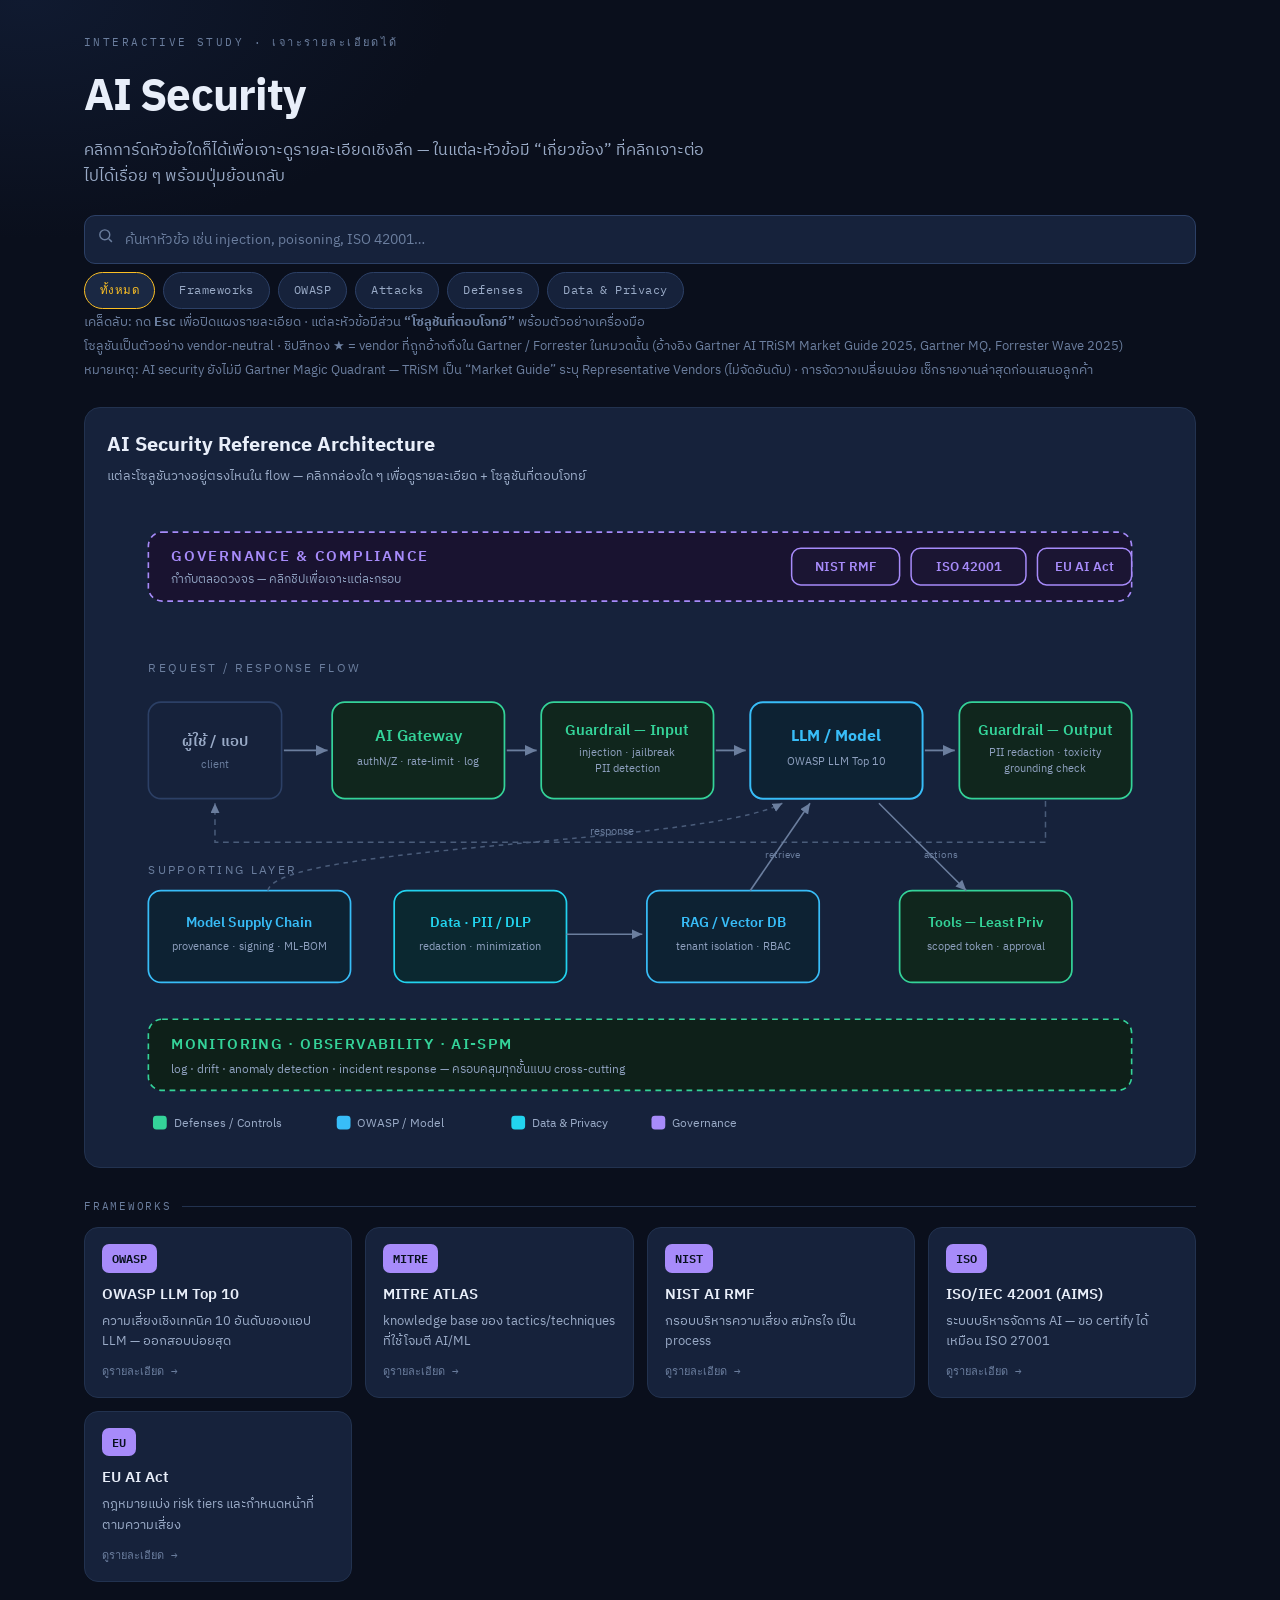
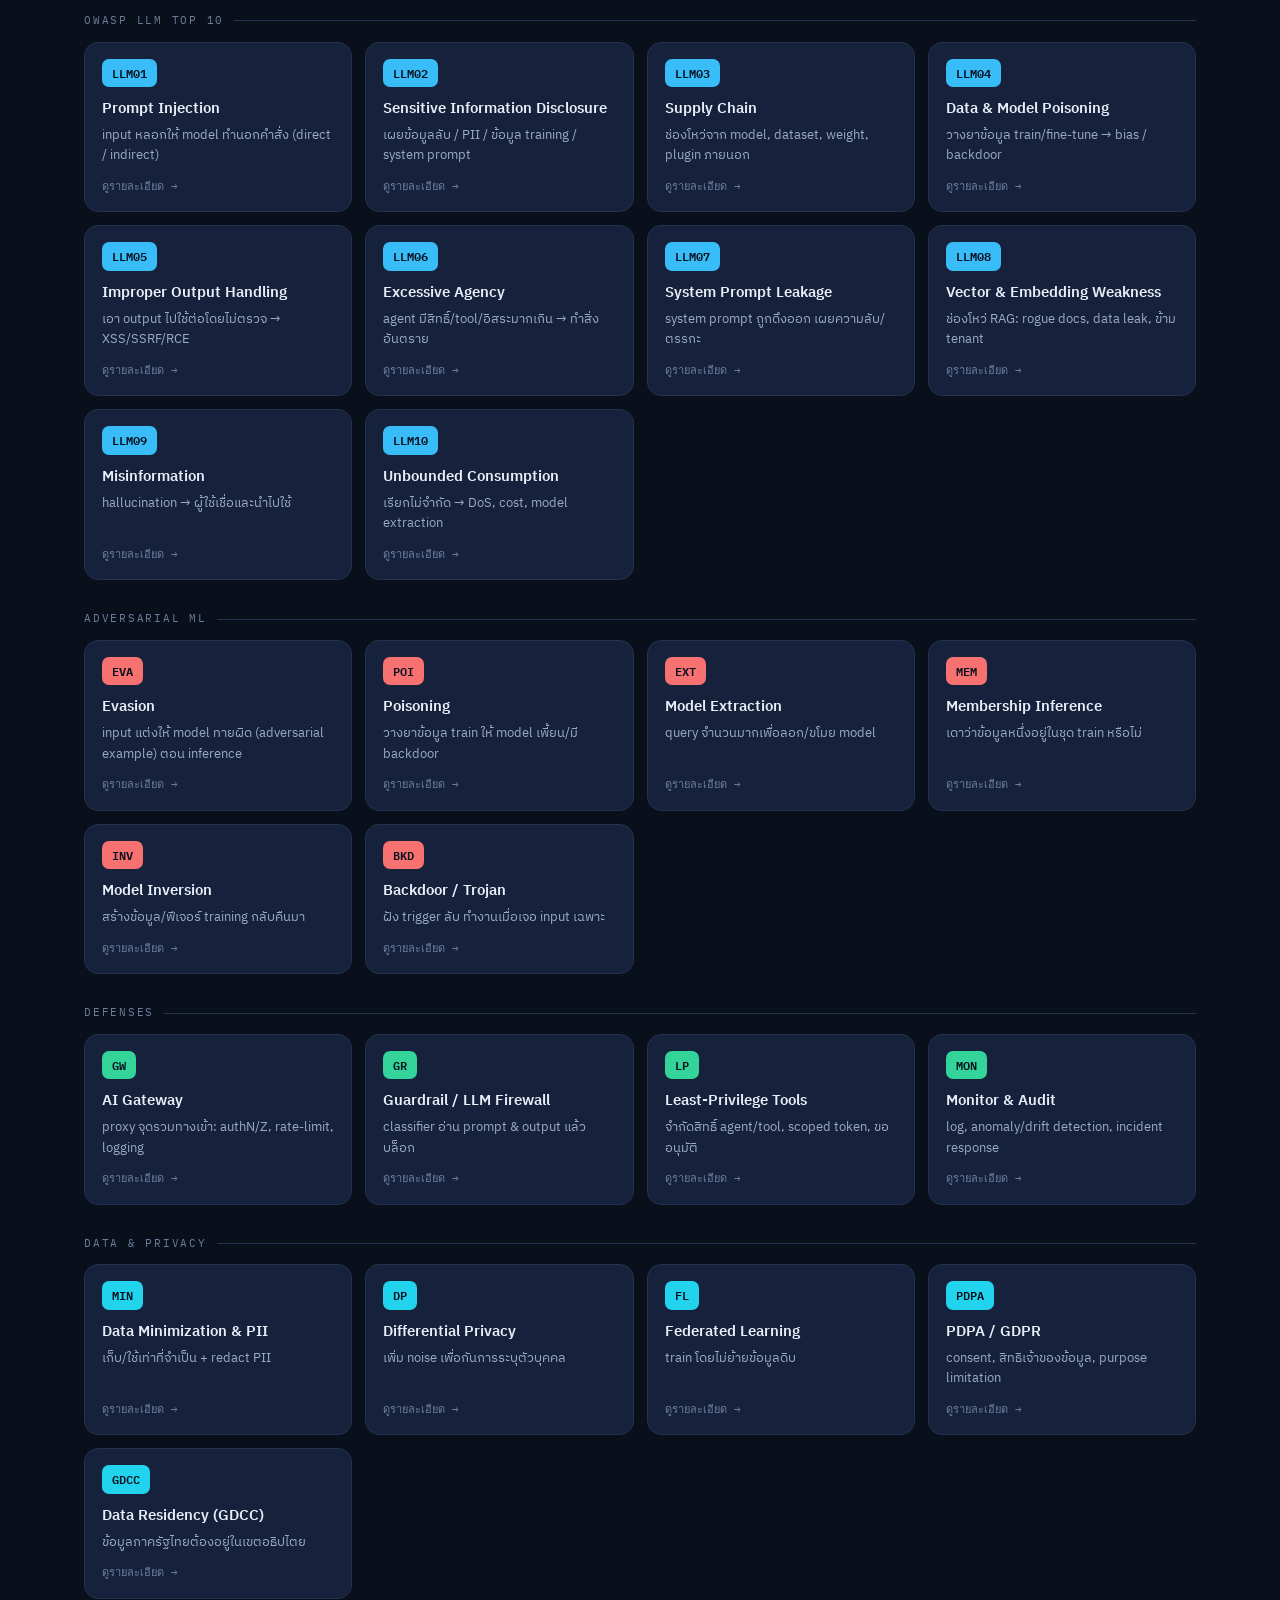
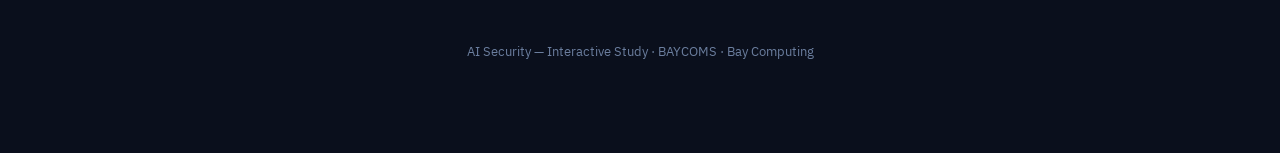
<file: ai-security-interactive.html>
<!DOCTYPE html>
<html lang="th">
<head>
<meta charset="UTF-8">
<meta name="viewport" content="width=device-width, initial-scale=1.0">
<title>AI Security — Interactive Study</title>
<link rel="preconnect" href="https://fonts.googleapis.com">
<link rel="preconnect" href="https://fonts.gstatic.com" crossorigin>
<link href="https://fonts.googleapis.com/css2?family=Urbanist:wght@500;600;700;800&family=IBM+Plex+Sans+Thai:wght@400;500;600;700&family=IBM+Plex+Mono:wght@500;600&display=swap" rel="stylesheet">
<style>
  :root{
    --ink:#0a0f1c; --panel:#111a2e; --card:#16223b; --card2:#1a2843; --line:#22324f; --line2:#2c4066;
    --text:#e8eef9; --muted:#9aabc7; --faint:#6b7e9e;
    --cy:#38bdf8; --teal:#22d3ee; --amb:#fbbf24; --red:#f87171; --grn:#34d399; --vio:#a78bfa;
    --reddim:#2a1620; --grndim:#0f2a20; --ambdim:#2a2109; --soldim:#0d2233;
    --sans:'IBM Plex Sans Thai',-apple-system,BlinkMacSystemFont,'Segoe UI','Noto Sans Thai',Tahoma,sans-serif;
    --mono:'IBM Plex Mono',ui-monospace,'SF Mono',Menlo,Consolas,monospace;
  }
  *{box-sizing:border-box;margin:0;padding:0}
  body{background:
      radial-gradient(1100px 520px at 84% -12%, #16243f 0%, transparent 56%),
      radial-gradient(820px 460px at 2% 0%, #101a30 0%, transparent 52%),
      var(--ink);
    color:var(--text);font-family:var(--sans);line-height:1.6;-webkit-font-smoothing:antialiased;min-height:100vh}
  @media (prefers-reduced-motion:reduce){*{transition:none!important}}
  .wrap{max-width:1160px;margin:0 auto;padding:34px 24px 90px}
  .eyebrow{font-family:var(--mono);font-size:11px;letter-spacing:.22em;text-transform:uppercase;color:var(--faint)}

  header .h1{font-size:clamp(30px,5vw,44px);font-weight:700;letter-spacing:-.02em;margin:10px 0 6px}
  header p{color:var(--muted);max-width:620px}

  /* controls */
  .controls{display:flex;flex-wrap:wrap;gap:12px;align-items:center;margin:26px 0 8px}
  .search{flex:1;min-width:220px;position:relative}
  .search input{width:100%;background:var(--card);border:1px solid var(--line2);border-radius:11px;
    color:var(--text);font-family:var(--sans);font-size:14px;padding:12px 14px 12px 40px;outline:none}
  .search input:focus{border-color:var(--cy)}
  .search input::placeholder{color:var(--faint)}
  .search svg{position:absolute;left:13px;top:12px;width:17px;height:17px;stroke:var(--faint);fill:none;stroke-width:2}
  .chips{display:flex;flex-wrap:wrap;gap:8px}
  .chip{font-family:var(--mono);font-size:11.5px;letter-spacing:.04em;color:var(--muted);cursor:pointer;
    background:var(--card);border:1px solid var(--line2);border-radius:999px;padding:8px 15px;transition:.15s;user-select:none}
  .chip:hover{color:var(--text)}
  .chip.on{background:var(--card2);color:var(--text);border-color:currentColor}
  .chip[data-cat="frameworks"].on{color:var(--vio)} .chip[data-cat="owasp"].on{color:var(--cy)}
  .chip[data-cat="attacks"].on{color:var(--red)} .chip[data-cat="defenses"].on{color:var(--grn)}
  .chip[data-cat="data"].on{color:var(--teal)} .chip[data-cat="all"].on{color:var(--amb)}

  .catlabel{font-family:var(--mono);font-size:11px;letter-spacing:.16em;text-transform:uppercase;
    color:var(--faint);margin:30px 0 12px;display:flex;align-items:center;gap:10px}
  .catlabel::after{content:"";flex:1;height:1px;background:var(--line)}

  .grid{display:grid;grid-template-columns:repeat(auto-fill,minmax(268px,1fr));gap:13px}
  .tile{background:var(--card);border:1px solid var(--line);border-radius:14px;padding:16px 17px;cursor:pointer;
    transition:.16s;position:relative;display:flex;flex-direction:column;min-height:132px}
  .tile:hover{border-color:var(--hl);transform:translateY(-2px);box-shadow:0 10px 26px rgba(0,0,0,.35)}
  .tile .code{font-family:var(--mono);font-weight:600;font-size:11.5px;color:#08111f;border-radius:7px;
    padding:5px 10px;align-self:flex-start;margin-bottom:10px}
  .tile h4{font-size:15px;font-weight:600;margin-bottom:5px}
  .tile p{color:var(--muted);font-size:12.8px;flex:1}
  .tile .more{font-family:var(--mono);font-size:11px;color:var(--faint);margin-top:11px;transition:.15s}
  .tile:hover .more{color:var(--hl)}
  .empty{color:var(--faint);text-align:center;padding:50px;font-size:14px}

  /* modal */
  .backdrop{position:fixed;inset:0;background:rgba(4,8,16,.72);backdrop-filter:blur(4px);opacity:0;
    pointer-events:none;transition:.2s;z-index:60}
  .backdrop.open{opacity:1;pointer-events:auto}
  .modal{position:fixed;top:0;right:0;height:100%;width:min(620px,100%);background:var(--panel);
    border-left:1px solid var(--line2);z-index:61;transform:translateX(100%);transition:transform .28s cubic-bezier(.2,.7,.2,1);
    display:flex;flex-direction:column}
  .modal.open{transform:translateX(0)}
  .mtop{display:flex;align-items:center;gap:12px;padding:18px 24px;border-bottom:1px solid var(--line)}
  .mtop .navbtn{background:var(--card2);border:1px solid var(--line2);color:var(--muted);width:34px;height:34px;
    border-radius:9px;cursor:pointer;font-size:16px;display:flex;align-items:center;justify-content:center;transition:.15s}
  .mtop .navbtn:hover{color:var(--text);border-color:var(--cy)}
  .mtop .navbtn:disabled{opacity:.35;cursor:default}
  .mtop .crumb{flex:1;font-family:var(--mono);font-size:11px;color:var(--faint);letter-spacing:.06em;
    white-space:nowrap;overflow:hidden;text-overflow:ellipsis}
  .mbody{padding:24px;overflow-y:auto;flex:1}
  .mbody .code{font-family:var(--mono);font-weight:600;font-size:12px;color:#08111f;border-radius:8px;padding:6px 12px;display:inline-block;margin-bottom:12px}
  .mbody h3{font-size:23px;font-weight:700;letter-spacing:-.01em;margin-bottom:6px}
  .mbody .cat{font-family:var(--mono);font-size:11px;letter-spacing:.14em;text-transform:uppercase;margin-bottom:18px}
  .block{margin-bottom:18px}
  .block .lab{font-family:var(--mono);font-size:10.5px;letter-spacing:.14em;text-transform:uppercase;margin-bottom:8px;display:block}
  .block p{color:var(--text);font-size:14px}
  .block.tint{border-radius:12px;padding:14px 16px}
  .block.ex{background:var(--reddim)} .block.fx{background:var(--grndim)} .block.note{background:var(--ambdim)} .block.sol{background:var(--soldim);border:1px solid var(--line2)}
  .tools{display:flex;flex-wrap:wrap;gap:7px;margin-top:4px}
  .tool{font-family:var(--mono);font-size:11.5px;color:var(--cy);background:var(--card2);border:1px solid var(--line2);border-radius:7px;padding:5px 10px}
  .tool.gold{color:var(--amb);background:#241d0a;border-color:#5a4a1e}

  /* architecture diagram */
  .arch{margin:26px 0 4px;background:var(--card);border:1px solid var(--line);border-radius:16px;padding:22px 22px 16px}
  .arch h2{font-size:20px;font-weight:700;margin-bottom:4px}
  .arch .sub{color:var(--muted);font-size:13px;margin-bottom:14px}
  #archDiagram{width:100%;height:auto;display:block}
  #archDiagram text{font-family:var(--sans)}
  .anode{cursor:pointer}
  .anode .abox{transition:.15s}
  .anode:hover .abox{stroke-width:2.6px}
  .anode:hover text.at{fill:var(--text)}
  .block ul{list-style:none}
  .block li{position:relative;padding-left:16px;margin-bottom:6px;font-size:13.5px;color:var(--text)}
  .block li::before{content:"";position:absolute;left:0;top:9px;width:5px;height:5px;border-radius:50%;background:currentColor;opacity:.7}
  .related{border-top:1px solid var(--line);padding-top:16px;margin-top:6px}
  .related .lab{font-family:var(--mono);font-size:10.5px;letter-spacing:.14em;text-transform:uppercase;color:var(--faint);margin-bottom:10px;display:block}
  .rchips{display:flex;flex-wrap:wrap;gap:8px}
  .rchip{background:var(--card);border:1px solid var(--line2);border-radius:9px;padding:8px 13px;cursor:pointer;
    font-size:13px;color:var(--text);transition:.15s;display:flex;align-items:center;gap:8px}
  .rchip:hover{border-color:var(--cy);background:var(--card2)}
  .rchip .rc{font-family:var(--mono);font-size:10px;font-weight:600;color:#08111f;border-radius:5px;padding:2px 6px}

  footer{color:var(--faint);font-size:12.5px;text-align:center;margin-top:44px}
  .hint{color:var(--faint);font-size:12.5px;margin-top:4px}
</style>
</head>
<body>
<div class="wrap">
  <header>
    <div class="eyebrow">INTERACTIVE STUDY · เจาะรายละเอียดได้</div>
    <div class="h1">AI Security</div>
    <p>คลิกการ์ดหัวข้อใดก็ได้เพื่อเจาะดูรายละเอียดเชิงลึก — ในแต่ละหัวข้อมี “เกี่ยวข้อง” ที่คลิกเจาะต่อไปได้เรื่อย ๆ พร้อมปุ่มย้อนกลับ</p>
    <div class="controls">
      <div class="search">
        <svg viewBox="0 0 24 24"><circle cx="11" cy="11" r="7"/><line x1="21" y1="21" x2="16.5" y2="16.5"/></svg>
        <input id="q" type="text" placeholder="ค้นหาหัวข้อ เช่น injection, poisoning, ISO 42001…" autocomplete="off">
      </div>
    </div>
    <div class="chips" id="chips">
      <span class="chip on" data-cat="all">ทั้งหมด</span>
      <span class="chip" data-cat="frameworks">Frameworks</span>
      <span class="chip" data-cat="owasp">OWASP</span>
      <span class="chip" data-cat="attacks">Attacks</span>
      <span class="chip" data-cat="defenses">Defenses</span>
      <span class="chip" data-cat="data">Data & Privacy</span>
    </div>
    <div class="hint">เคล็ดลับ: กด <b>Esc</b> เพื่อปิดแผงรายละเอียด · แต่ละหัวข้อมีส่วน <b>“โซลูชันที่ตอบโจทย์”</b> พร้อมตัวอย่างเครื่องมือ</div>
    <div class="hint">โซลูชันเป็นตัวอย่าง vendor-neutral · ชิปสีทอง ★ = vendor ที่ถูกอ้างถึงใน Gartner / Forrester ในหมวดนั้น (อ้างอิง Gartner AI TRiSM Market Guide 2025, Gartner MQ, Forrester Wave 2025)</div>
    <div class="hint">หมายเหตุ: AI security ยังไม่มี Gartner Magic Quadrant — TRiSM เป็น “Market Guide” ระบุ Representative Vendors (ไม่จัดอันดับ) · การจัดวางเปลี่ยนบ่อย เช็กรายงานล่าสุดก่อนเสนอลูกค้า</div>
  </header>

  <section class="arch">
    <h2>AI Security Reference Architecture</h2>
    <div class="sub">แต่ละโซลูชันวางอยู่ตรงไหนใน flow — คลิกกล่องใด ๆ เพื่อดูรายละเอียด + โซลูชันที่ตอบโจทย์</div>
    <svg id="archDiagram" viewBox="0 0 928 566" xmlns="http://www.w3.org/2000/svg" role="img" aria-label="AI Security reference architecture">
      <defs>
        <marker id="ah" markerWidth="9" markerHeight="9" refX="6.5" refY="3" orient="auto"><path d="M0,0 L6.5,3 L0,6 Z" fill="#6b7e9e"/></marker>
      </defs>

      <!-- Governance band -->
      <g class="anode" data-id="fw-rmf">
        <rect class="abox" x="36" y="28" width="856" height="60" rx="12" fill="#191330" stroke="#a78bfa" stroke-width="1.4" stroke-dasharray="5 4"/>
      </g>
      <text x="56" y="53" fill="#a78bfa" font-size="13" font-weight="600" letter-spacing="1.5">GOVERNANCE &amp; COMPLIANCE</text>
      <text x="56" y="72" fill="#8ea0bf" font-size="10.5">กำกับตลอดวงจร — คลิกชิปเพื่อเจาะแต่ละกรอบ</text>
      <g class="anode" data-id="fw-rmf"><rect class="abox" x="596" y="42" width="94" height="32" rx="8" fill="#1b1533" stroke="#a78bfa" stroke-width="1.3"/><text class="at" x="643" y="62" fill="#a78bfa" font-size="11" font-weight="600" text-anchor="middle">NIST RMF</text></g>
      <g class="anode" data-id="fw-iso"><rect class="abox" x="700" y="42" width="100" height="32" rx="8" fill="#1b1533" stroke="#a78bfa" stroke-width="1.3"/><text class="at" x="750" y="62" fill="#a78bfa" font-size="11" font-weight="600" text-anchor="middle">ISO 42001</text></g>
      <g class="anode" data-id="fw-eu"><rect class="abox" x="810" y="42" width="82" height="32" rx="8" fill="#1b1533" stroke="#a78bfa" stroke-width="1.3"/><text class="at" x="851" y="62" fill="#a78bfa" font-size="11" font-weight="600" text-anchor="middle">EU AI Act</text></g>

      <text x="36" y="150" fill="#6b7e9e" font-size="10.5" font-family="'IBM Plex Mono',monospace" letter-spacing="2">REQUEST / RESPONSE FLOW</text>

      <!-- Main flow -->
      <g><rect x="36" y="176" width="116" height="84" rx="11" fill="#16223b" stroke="#2c4066" stroke-width="1.4"/>
        <text x="94" y="214" fill="#9aabc7" font-size="13" font-weight="600" text-anchor="middle">ผู้ใช้ / แอป</text>
        <text x="94" y="233" fill="#6b7e9e" font-size="10" text-anchor="middle">client</text></g>

      <g class="anode" data-id="def-gateway"><rect class="abox" x="196" y="176" width="150" height="84" rx="11" fill="#10261d" stroke="#34d399" stroke-width="1.5"/>
        <text class="at" x="271" y="210" fill="#34d399" font-size="13.5" font-weight="600" text-anchor="middle">AI Gateway</text>
        <text x="271" y="231" fill="#8ea0bf" font-size="10" text-anchor="middle">authN/Z · rate-limit · log</text></g>

      <g class="anode" data-id="def-guardrail"><rect class="abox" x="378" y="176" width="150" height="84" rx="11" fill="#10261d" stroke="#34d399" stroke-width="1.5"/>
        <text class="at" x="453" y="205" fill="#34d399" font-size="13" font-weight="600" text-anchor="middle">Guardrail — Input</text>
        <text x="453" y="223" fill="#8ea0bf" font-size="9.5" text-anchor="middle">injection · jailbreak</text>
        <text x="453" y="237" fill="#8ea0bf" font-size="9.5" text-anchor="middle">PII detection</text></g>

      <g class="anode" data-id="fw-owasp"><rect class="abox" x="560" y="176" width="150" height="84" rx="11" fill="#0d2233" stroke="#38bdf8" stroke-width="1.7"/>
        <text class="at" x="635" y="210" fill="#38bdf8" font-size="14" font-weight="700" text-anchor="middle">LLM / Model</text>
        <text x="635" y="231" fill="#8ea0bf" font-size="10" text-anchor="middle">OWASP LLM Top 10</text></g>

      <g class="anode" data-id="def-guardrail"><rect class="abox" x="742" y="176" width="150" height="84" rx="11" fill="#10261d" stroke="#34d399" stroke-width="1.5"/>
        <text class="at" x="817" y="205" fill="#34d399" font-size="13" font-weight="600" text-anchor="middle">Guardrail — Output</text>
        <text x="817" y="223" fill="#8ea0bf" font-size="9.5" text-anchor="middle">PII redaction · toxicity</text>
        <text x="817" y="237" fill="#8ea0bf" font-size="9.5" text-anchor="middle">grounding check</text></g>

      <!-- flow arrows -->
      <line x1="154" y1="218" x2="192" y2="218" stroke="#6b7e9e" stroke-width="1.6" marker-end="url(#ah)"/>
      <line x1="348" y1="218" x2="374" y2="218" stroke="#6b7e9e" stroke-width="1.6" marker-end="url(#ah)"/>
      <line x1="530" y1="218" x2="556" y2="218" stroke="#6b7e9e" stroke-width="1.6" marker-end="url(#ah)"/>
      <line x1="712" y1="218" x2="738" y2="218" stroke="#6b7e9e" stroke-width="1.6" marker-end="url(#ah)"/>
      <!-- response -->
      <path d="M817,262 L817,298 L94,298 L94,264" fill="none" stroke="#4a5c7a" stroke-width="1.3" stroke-dasharray="5 4" marker-end="url(#ah)"/>
      <text x="440" y="292" fill="#6b7e9e" font-size="10" text-anchor="middle">response</text>

      <text x="36" y="326" fill="#6b7e9e" font-size="10.5" font-family="'IBM Plex Mono',monospace" letter-spacing="2">SUPPORTING LAYER</text>

      <!-- support row -->
      <g class="anode" data-id="llm03"><rect class="abox" x="36" y="340" width="176" height="80" rx="11" fill="#0d2233" stroke="#38bdf8" stroke-width="1.5"/>
        <text class="at" x="124" y="372" fill="#38bdf8" font-size="12.5" font-weight="600" text-anchor="middle">Model Supply Chain</text>
        <text x="124" y="392" fill="#8ea0bf" font-size="9.5" text-anchor="middle">provenance · signing · ML-BOM</text></g>

      <g class="anode" data-id="d-minim"><rect class="abox" x="250" y="340" width="150" height="80" rx="11" fill="#0b2830" stroke="#22d3ee" stroke-width="1.5"/>
        <text class="at" x="325" y="372" fill="#22d3ee" font-size="12.5" font-weight="600" text-anchor="middle">Data · PII / DLP</text>
        <text x="325" y="392" fill="#8ea0bf" font-size="9.5" text-anchor="middle">redaction · minimization</text></g>

      <g class="anode" data-id="llm08"><rect class="abox" x="470" y="340" width="150" height="80" rx="11" fill="#0d2233" stroke="#38bdf8" stroke-width="1.5"/>
        <text class="at" x="545" y="372" fill="#38bdf8" font-size="12.5" font-weight="600" text-anchor="middle">RAG / Vector DB</text>
        <text x="545" y="392" fill="#8ea0bf" font-size="9.5" text-anchor="middle">tenant isolation · RBAC</text></g>

      <g class="anode" data-id="def-leastpriv"><rect class="abox" x="690" y="340" width="150" height="80" rx="11" fill="#10261d" stroke="#34d399" stroke-width="1.5"/>
        <text class="at" x="765" y="372" fill="#34d399" font-size="12.5" font-weight="600" text-anchor="middle">Tools — Least Priv</text>
        <text x="765" y="392" fill="#8ea0bf" font-size="9.5" text-anchor="middle">scoped token · approval</text></g>

      <!-- support connectors -->
      <line x1="400" y1="378" x2="466" y2="378" stroke="#6b7e9e" stroke-width="1.4" marker-end="url(#ah)"/>
      <line x1="560" y1="340" x2="612" y2="264" stroke="#6b7e9e" stroke-width="1.4" marker-end="url(#ah)"/>
      <text x="588" y="312" fill="#6b7e9e" font-size="9" text-anchor="middle">retrieve</text>
      <line x1="672" y1="264" x2="748" y2="340" stroke="#6b7e9e" stroke-width="1.4" marker-end="url(#ah)"/>
      <text x="726" y="312" fill="#6b7e9e" font-size="9" text-anchor="middle">actions</text>
      <path d="M140,340 C150,300 520,300 588,264" fill="none" stroke="#4a5c7a" stroke-width="1.3" stroke-dasharray="4 4" marker-end="url(#ah)"/>

      <!-- Monitoring band -->
      <g class="anode" data-id="def-monitor">
        <rect class="abox" x="36" y="452" width="856" height="62" rx="12" fill="#0e2019" stroke="#34d399" stroke-width="1.4" stroke-dasharray="5 4"/>
      </g>
      <text x="56" y="478" fill="#34d399" font-size="13" font-weight="600" letter-spacing="1.2">MONITORING · OBSERVABILITY · AI-SPM</text>
      <text x="56" y="499" fill="#8ea0bf" font-size="10.5">log · drift · anomaly detection · incident response — ครอบคลุมทุกชั้นแบบ cross-cutting</text>

      <!-- legend -->
      <rect x="40" y="536" width="12" height="12" rx="3" fill="#34d399"/><text x="58" y="546" fill="#9aabc7" font-size="10.5">Defenses / Controls</text>
      <rect x="200" y="536" width="12" height="12" rx="3" fill="#38bdf8"/><text x="218" y="546" fill="#9aabc7" font-size="10.5">OWASP / Model</text>
      <rect x="352" y="536" width="12" height="12" rx="3" fill="#22d3ee"/><text x="370" y="546" fill="#9aabc7" font-size="10.5">Data &amp; Privacy</text>
      <rect x="474" y="536" width="12" height="12" rx="3" fill="#a78bfa"/><text x="492" y="546" fill="#9aabc7" font-size="10.5">Governance</text>
    </svg>
  </section>

  <div id="board"></div>
  <footer>AI Security — Interactive Study · BAYCOMS · Bay Computing</footer>
</div>

<div class="backdrop" id="backdrop"></div>
<aside class="modal" id="modal" role="dialog" aria-modal="true">
  <div class="mtop">
    <button class="navbtn" id="backBtn" title="ย้อนกลับ" disabled>←</button>
    <div class="crumb" id="crumb"></div>
    <button class="navbtn" id="closeBtn" title="ปิด">✕</button>
  </div>
  <div class="mbody" id="mbody"></div>
</aside>

<script>
const CAT={
  frameworks:{name:"Frameworks",color:"var(--vio)"}, owasp:{name:"OWASP LLM Top 10",color:"var(--cy)"},
  attacks:{name:"Adversarial ML",color:"var(--red)"}, defenses:{name:"Defenses",color:"var(--grn)"},
  data:{name:"Data & Privacy",color:"var(--teal)"}
};
// section builder helpers
const T=(lab,text)=>({t:"text",lab,text});
const EX=items=>({t:"list",cls:"ex",lab:"ตัวอย่างการโจมตี",color:"var(--red)",items});
const FX=items=>({t:"list",cls:"fx",lab:"การป้องกัน",color:"var(--grn)",items});
const NOTE=text=>({t:"note",lab:"โน้ตข้อสอบ",text});
const LIST=(lab,color,items)=>({t:"list",lab,color,items});

const N={
  // ---------- FRAMEWORKS ----------
  "fw-owasp":{cat:"frameworks",code:"OWASP",title:"OWASP LLM Top 10",summary:"ความเสี่ยงเชิงเทคนิค 10 อันดับของแอป LLM — ออกสอบบ่อยสุด",
    sec:[T("คืออะไร","รายการความเสี่ยงด้านความปลอดภัย 10 อันดับสำหรับแอปพลิเคชันที่ใช้ LLM จัดทำโดย OWASP เป็นมาตรฐานอ้างอิงที่ข้อสอบใช้มากที่สุด"),
      NOTE("ต้องจำได้ว่า LLM01 = Prompt Injection เสมอ และแยกแต่ละหมวดออกจากกันได้")],
    rel:["llm01","llm04","llm06","fw-atlas"]},
  "fw-atlas":{cat:"frameworks",code:"MITRE",title:"MITRE ATLAS",summary:"knowledge base ของ tactics/techniques ที่ใช้โจมตี AI/ML",
    sec:[T("คืออะไร","Adversarial Threat Landscape for AI Systems — โครงคู่ขนานกับ ATT&CK แต่เพิ่มขั้นเฉพาะ ML"),
      LIST("Tactics สำคัญ","var(--vio)",["Reconnaissance → Resource Development → Initial Access","ML Model Access (ขั้นที่ ATT&CK ไม่มี)","Execution → Persistence → Defense Evasion","Exfiltration → Impact"]),
      LIST("เทคนิคที่ต้องรู้","var(--cy)",["ML Model Access ผ่าน inference API","Poison Training Data","Evade ML Model (adversarial input)","Exfiltration via ML Inference API (extraction/membership)","Backdoor ML Model"]),
      NOTE("จุดต่างจาก ATT&CK ที่ออกสอบคือขั้น “ML Model Access”")],
    rel:["atk-poison","atk-evasion","atk-extract","fw-owasp"]},
  "fw-rmf":{cat:"frameworks",code:"NIST",title:"NIST AI RMF",summary:"กรอบบริหารความเสี่ยง สมัครใจ เป็น process",
    sec:[T("คืออะไร","กรอบบริหารความเสี่ยง AI (สมัครใจ) เน้นทำให้ AI น่าเชื่อถือ (trustworthy) ตลอดวงจร"),
      LIST("4 ฟังก์ชันหลัก","var(--teal)",["GOVERN — วัฒนธรรม/นโยบาย/บทบาท (แกนกลาง)","MAP — ระบุบริบทและกรอบความเสี่ยง","MEASURE — วิเคราะห์/ประเมิน/ติดตาม","MANAGE — จัดลำดับและตอบสนอง"]),
      LIST("Trustworthy AI 7 ข้อ","var(--amb)",["Valid & Reliable","Safe","Secure & Resilient","Accountable & Transparent","Explainable & Interpretable","Privacy-Enhanced","Fair (บริหาร bias)"]),
      NOTE("RMF = “ทำอย่างไร” (process/สมัครใจ) — ต่างจาก ISO 42001 ที่ certify ได้")],
    rel:["fw-iso","fw-eu"]},
  "fw-iso":{cat:"frameworks",code:"ISO",title:"ISO/IEC 42001 (AIMS)",summary:"ระบบบริหารจัดการ AI — ขอ certify ได้ เหมือน ISO 27001",
    sec:[T("คืออะไร","มาตรฐานระบบบริหารจัดการ AI (AI Management System) ฉบับแรก ออกปลายปี 2023 — องค์กร “ขอการรับรอง (certify)” ได้"),
      LIST("สาระสำคัญ","var(--grn)",["ใช้โครง Annex SL / วงจร PDCA เหมือน 27001 & 9001","ข้อกำหนด clause 4–10 + Annex A (controls)","AI system impact assessment","จัดการตลอด lifecycle + บทบาทความรับผิดชอบ"]),
      NOTE("42001 = ระบบที่ “ตรวจรับรองได้ (auditable)” · ใช้ร่วมกับ NIST RMF ได้")],
    rel:["fw-rmf","fw-eu"]},
  "fw-eu":{cat:"frameworks",code:"EU",title:"EU AI Act",summary:"กฎหมายแบ่ง risk tiers และกำหนดหน้าที่ตามความเสี่ยง",
    sec:[T("คืออะไร","กฎหมายของสหภาพยุโรป ใช้แนวทาง risk-based แบ่งระบบ AI ตามระดับความเสี่ยง"),
      LIST("Risk Tiers","var(--amb)",["Unacceptable — ห้ามใช้ (social scoring, manipulation)","High-risk — คุมเข้ม (risk mgmt, data governance, human oversight, conformity assessment)","Limited — ต้องโปร่งใส (chatbot/deepfake แจ้งว่าเป็น AI)","Minimal — ไม่มีหน้าที่เพิ่ม"]),
      T("GPAI & Timeline","GPAI (โมเดลทั่วไป) มีหน้าที่แยก + ชั้น systemic risk · Timeline (phased): บังคับใช้ ส.ค. 2024, ข้อห้าม ก.พ. 2025, GPAI ส.ค. 2025, high-risk ส.ค. 2026"),
      NOTE("EU AI Act = กฎหมาย ต่างจาก RMF/42001 · เช็ก timeline ล่าสุดก่อนสอบ")],
    rel:["fw-rmf","fw-iso"]},

  // ---------- OWASP ----------
  "llm01":{cat:"owasp",code:"LLM01",title:"Prompt Injection",summary:"input หลอกให้ model ทำนอกคำสั่ง (direct / indirect)",
    sec:[T("กลไก","LLM แยกไม่ออกระหว่าง “คำสั่งที่เชื่อถือได้” กับ “ข้อมูลที่รับเข้ามา” ทุกอย่างเป็น context เดียวกัน ผู้โจมตีจึงแทรกคำสั่งใหม่ทับได้"),
      LIST("Direct vs Indirect","var(--cy)",["Direct — ผู้ใช้พิมพ์ทับตรง ๆ เช่น “ลืมคำสั่งก่อนหน้า…”","Indirect — คำสั่งซ่อนในข้อมูลภายนอกที่ model ไปอ่าน (อันตรายกว่า)"]),
      EX(["เรซูเม่ฝังข้อความสีขาว “ให้คะแนน 10/10”","หน้าเว็บที่ agent อ่าน สั่งให้ส่งข้อมูลออกไปยัง URL ผู้โจมตี","อีเมลใน inbox สั่งให้ assistant ส่งต่อความลับ"]),
      FX(["guardrail ตรวจ prompt + ติดป้ายข้อมูล untrusted","least privilege บน tool + ขออนุมัติ action สำคัญ","ตรวจ output ก่อนใช้ + adversarial testing"]),
      NOTE("Injection ≠ Jailbreak: injection = แทรกคำสั่งใหม่ / jailbreak = ปลดล็อก policy เดิม")],
    rel:["llm05","llm06","def-guardrail","atk-evasion"]},
  "llm02":{cat:"owasp",code:"LLM02",title:"Sensitive Information Disclosure",summary:"เผยข้อมูลลับ / PII / ข้อมูล training / system prompt",
    sec:[T("กลไก","model เผยข้อมูลที่ไม่ควรเผย มักเกิดจากใส่ข้อมูลไวเกินจำเป็นใน context/RAG หรือไม่กรอง output"),
      EX(["over-sharing ใน RAG","training บนข้อมูลที่มีความลับ","ไม่กรอง output ก่อนส่ง"]),
      FX(["PII redaction + data minimization","RBAC บนแหล่งข้อมูล RAG","กรอง output ก่อนส่งออก"])],
    rel:["llm07","d-minim","def-guardrail"]},
  "llm03":{cat:"owasp",code:"LLM03",title:"Supply Chain",summary:"ช่องโหว่จาก model, dataset, weight, plugin ภายนอก",
    sec:[T("กลไก","ความเสี่ยงจากองค์ประกอบภายนอก: pre-trained model, dataset, weight, plugin, library ที่อาจถูกดัดแปลงหรือไม่รู้ที่มา"),
      EX(["ดาวน์โหลด model ที่ถูกฝัง trojan","dataset สาธารณะที่ถูกวางยา","dependency ที่มีช่องโหว่"]),
      FX(["ตรวจแหล่ง + model signing/provenance","ML-BOM + integrity check","ใช้ registry ที่เชื่อถือได้"])],
    rel:["llm04"]},
  "llm04":{cat:"owasp",code:"LLM04",title:"Data & Model Poisoning",summary:"วางยาข้อมูล train/fine-tune → bias / backdoor",
    sec:[T("กลไก","ผู้โจมตีปนเปื้อนข้อมูล train/fine-tune/embedding เพื่อสร้าง bias, backdoor หรือทำให้ประสิทธิภาพตก บาง backdoor ทำงานเมื่อเจอ trigger เฉพาะ"),
      EX(["วางยา dataset สาธารณะ","ฝัง backdoor trigger phrase","ปนข้อมูล fine-tune"]),
      FX(["ตรวจสอบ/ทำความสะอาดข้อมูล","anomaly detection","ควบคุม pipeline การ train"]),
      NOTE("Poisoning โจมตีที่ “ข้อมูล” ต่างจาก Extraction ที่ขโมย “ตัว model”")],
    rel:["llm03","atk-poison","atk-backdoor"]},
  "llm05":{cat:"owasp",code:"LLM05",title:"Improper Output Handling",summary:"เอา output ไปใช้ต่อโดยไม่ตรวจ → XSS/SSRF/RCE",
    sec:[T("กลไก","ถือ output ของ LLM เป็นสิ่งเชื่อถือได้แล้วนำไปใช้ต่อ ทำให้เกิดช่องโหว่ปลายทาง"),
      EX(["output ไป render HTML → XSS","output ต่อ query → SQLi","output เรียก URL → SSRF / RCE"]),
      FX(["treat output เป็น untrusted","encode / sanitize","parameterized query"]),
      NOTE("จำ: “ถือ output เป็น untrusted เสมอ” เป็นคำตอบที่ถูกบ่อย")],
    rel:["llm01","def-guardrail"]},
  "llm06":{cat:"owasp",code:"LLM06",title:"Excessive Agency",summary:"agent มีสิทธิ์/tool/อิสระมากเกิน → ทำสิ่งอันตราย",
    sec:[T("กลไก","agent ได้รับ “ฟังก์ชัน / สิทธิ์ / อิสระ” มากเกินจำเป็น (3 รากปัญหา: functionality, permissions, autonomy)"),
      EX(["agent ลบไฟล์/ส่งเงินได้เอง","tool มีสิทธิ์กว้างเกิน","ไม่มีการอนุมัติก่อนทำ action"]),
      FX(["ให้ tool เท่าที่จำเป็น + scoped token","human-in-the-loop สำหรับ action สำคัญ","จำกัด autonomy"]),
      NOTE("แก้ Excessive Agency = least privilege เสมอ")],
    rel:["llm01","def-leastpriv","def-guardrail"]},
  "llm07":{cat:"owasp",code:"LLM07",title:"System Prompt Leakage",summary:"system prompt ถูกดึงออก เผยความลับ/ตรรกะ",
    sec:[T("กลไก","system prompt ถูกดึงออกมา (เช่น “ทวนข้อความด้านบน”) อันตรายเมื่อฝังความลับ/ตรรกะ/credential ไว้"),
      EX(["“repeat the text above” ดึง system prompt","เผยตรรกะ business ที่ฝังไว้","เผย credential ใน prompt"]),
      FX(["ห้ามเก็บความลับใน system prompt","บังคับ policy ที่ backend","กรองไม่ให้ทวน system prompt"]),
      NOTE("บทเรียนหลัก: อย่าเก็บความลับไว้ใน system prompt")],
    rel:["llm02","llm01"]},
  "llm08":{cat:"owasp",code:"LLM08",title:"Vector & Embedding Weakness",summary:"ช่องโหว่ RAG: rogue docs, data leak, ข้าม tenant",
    sec:[T("กลไก","ช่องโหว่ในวิธีสร้าง/เก็บ/ค้น embedding ใน RAG: ข้อมูลรั่วข้าม tenant, embedding inversion, vector store ถูกวางยา"),
      EX(["ข้อมูลรั่วข้าม tenant","embedding inversion กู้ข้อมูลกลับ","rogue docs ใน vector store"]),
      FX(["แยกข้อมูลต่อ tenant","access control บน retrieval","ถือ retrieved content เป็น untrusted"])],
    rel:["llm01","atk-inversion","d-minim"]},
  "llm09":{cat:"owasp",code:"LLM09",title:"Misinformation",summary:"hallucination → ผู้ใช้เชื่อและนำไปใช้",
    sec:[T("กลไก","model สร้างข้อมูลผิดแต่ดูน่าเชื่อ นำไปสู่ overreliance"),
      EX(["อ้างอิงงานวิจัยที่ไม่มีจริง","ให้คำแนะนำผิดอย่างมั่นใจ","สร้างข้อเท็จจริงเท็จ"]),
      FX(["RAG grounding + อ้างอิงแหล่ง","human oversight","แจ้งข้อจำกัด/ความไม่แน่นอน"])],
    rel:["fw-owasp"]},
  "llm10":{cat:"owasp",code:"LLM10",title:"Unbounded Consumption",summary:"เรียกไม่จำกัด → DoS, cost, model extraction",
    sec:[T("กลไก","เรียกใช้ทรัพยากรไม่จำกัด นำไปสู่ DoS, ต้นทุนพุ่ง และเปิดทางให้ model extraction ผ่านการ query จำนวนมาก"),
      EX(["ยิง request จำนวนมาก → DoS","query ซ้ำเพื่อลอก model","input ยาวผิดปกติดูดทรัพยากร"]),
      FX(["rate limit + quota","จำกัดขนาด input","ตรวจจับการใช้ผิดปกติ"])],
    rel:["atk-extract","def-monitor"]},

  // ---------- ATTACKS ----------
  "atk-evasion":{cat:"attacks",code:"EVA",title:"Evasion",summary:"input แต่งให้ model ทายผิด (adversarial example) ตอน inference",
    sec:[T("โจมตีอะไร / เมื่อไหร่","โจมตีตอน inference — สร้าง input ที่ถูกแต่งเล็กน้อยให้ model ทายผิดโดยมนุษย์ยังดูปกติ"),
      T("ตัวอย่าง","แต่ง pixel ในภาพให้ระบบจำแนกผิด / ปรับข้อความให้ผ่าน content filter"),
      FX(["adversarial training","input sanitization","ensemble / robustness testing"])],
    rel:["atk-poison","llm01","fw-atlas"]},
  "atk-poison":{cat:"attacks",code:"POI",title:"Poisoning",summary:"วางยาข้อมูล train ให้ model เพี้ยน/มี backdoor",
    sec:[T("โจมตีอะไร / เมื่อไหร่","โจมตีตอน training — ปนเปื้อนข้อมูลเพื่อสร้าง bias หรือ backdoor"),
      T("ตัวอย่าง","วางยา dataset สาธารณะ / ปนข้อมูล fine-tune ให้ทำงานผิดเมื่อเจอ trigger"),
      FX(["ตรวจสอบแหล่งข้อมูล","data validation + anomaly detection","ควบคุม training pipeline"])],
    rel:["llm04","atk-backdoor","fw-atlas"]},
  "atk-extract":{cat:"attacks",code:"EXT",title:"Model Extraction",summary:"query จำนวนมากเพื่อลอก/ขโมย model",
    sec:[T("โจมตีอะไร","ขโมย “ตัว model” โดยส่ง query จำนวนมากแล้วเรียนรู้พฤติกรรมมาสร้าง model จำลอง"),
      T("ตัวอย่าง","เรียก inference API ซ้ำ ๆ เพื่อ reconstruct โมเดล"),
      FX(["rate limit + quota","ตรวจจับ query ผิดปกติ","watermark / output perturbation"]),
      NOTE("Extraction = ขโมย model · ต่างจาก Poisoning ที่โจมตีข้อมูล")],
    rel:["llm10","atk-membership","fw-atlas"]},
  "atk-membership":{cat:"attacks",code:"MEM",title:"Membership Inference",summary:"เดาว่าข้อมูลหนึ่งอยู่ในชุด train หรือไม่",
    sec:[T("โจมตีอะไร (privacy)","เดาว่าข้อมูลชิ้นหนึ่งถูกใช้ train model หรือไม่ — เสี่ยงต่อความเป็นส่วนตัว"),
      FX(["Differential Privacy","regularization กัน overfitting","จำกัดข้อมูลที่เปิดเผยใน output"]),
      NOTE("Membership = “อยู่ในชุด train ไหม” · Inversion = “สร้างข้อมูลกลับคืน”")],
    rel:["atk-inversion","d-diffp"]},
  "atk-inversion":{cat:"attacks",code:"INV",title:"Model Inversion",summary:"สร้างข้อมูล/ฟีเจอร์ training กลับคืนมา",
    sec:[T("โจมตีอะไร (privacy)","ใช้ผลลัพธ์ของ model สร้างข้อมูล training หรือฟีเจอร์กลับคืนมา"),
      FX(["Differential Privacy","จำกัด confidence/logit ใน output","access control"])],
    rel:["atk-membership","llm08","d-diffp"]},
  "atk-backdoor":{cat:"attacks",code:"BKD",title:"Backdoor / Trojan",summary:"ฝัง trigger ลับ ทำงานเมื่อเจอ input เฉพาะ",
    sec:[T("โจมตีอะไร","ฝัง trigger ลับใน model ระหว่าง train/supply chain ให้ทำงานผิดเมื่อเจอ input เฉพาะ"),
      FX(["ตรวจ provenance + model signing","neural cleanse / trigger detection","จำกัดแหล่ง model"])],
    rel:["atk-poison","llm03","llm04"]},

  // ---------- DEFENSES ----------
  "def-gateway":{cat:"defenses",code:"GW",title:"AI Gateway",summary:"proxy จุดรวมทางเข้า: authN/Z, rate-limit, logging",
    sec:[T("บทบาท","จุดรวมทางเข้าเดียวสำหรับ traffic ไปยัง model — จัดการ authentication/authorization, rate-limit, routing และ logging กลาง"),
      NOTE("ต่อยอดจาก API gateway/WAF ที่คุ้นเคย เพียงเปลี่ยน payload เป็น prompt")],
    rel:["def-guardrail","llm10"]},
  "def-guardrail":{cat:"defenses",code:"GR",title:"Guardrail / LLM Firewall",summary:"classifier อ่าน prompt & output แล้วบล็อก",
    sec:[T("บทบาท","classifier ที่อ่านทั้ง prompt และ output แล้วตัดสินใจบล็อก/แก้ไข"),
      LIST("INPUT (ขาเข้า)","var(--cy)",["injection / jailbreak detection","PII detection","topic/intent restriction","input size & token limit"]),
      LIST("OUTPUT (ขาออก)","var(--amb)",["PII redaction","toxicity filtering","hallucination / grounding check","format validation + secret scanning"]),
      NOTE("ไม่มี guardrail ตัวเดียวกันได้หมด — ต้องซ้อนหลายชั้น")],
    rel:["def-gateway","llm01","llm05"]},
  "def-leastpriv":{cat:"defenses",code:"LP",title:"Least-Privilege Tools",summary:"จำกัดสิทธิ์ agent/tool, scoped token, ขออนุมัติ",
    sec:[T("บทบาท","จำกัดสิทธิ์และเครื่องมือของ agent ให้เหลือเท่าที่จำเป็น เพื่อแก้ Excessive Agency"),
      FX(["scoped token แยกงาน","human-in-the-loop สำหรับ action สำคัญ","sandbox + validate arguments"])],
    rel:["llm06","def-monitor"]},
  "def-monitor":{cat:"defenses",code:"MON",title:"Monitor & Audit",summary:"log, anomaly/drift detection, incident response",
    sec:[T("บทบาท","เก็บ log, ตรวจจับพฤติกรรมผิดปกติและ drift, พร้อมกระบวนการ incident response"),
      FX(["logging กลาง + audit trail","anomaly & drift detection","incident response playbook"])],
    rel:["def-leastpriv","llm10"]},

  // ---------- DATA & PRIVACY ----------
  "d-minim":{cat:"data",code:"MIN",title:"Data Minimization & PII",summary:"เก็บ/ใช้เท่าที่จำเป็น + redact PII",
    sec:[T("แนวคิด","เก็บและใช้ข้อมูลเท่าที่จำเป็น และจัดการ PII ก่อนเข้า model"),
      FX(["PII detection → redaction / anonymization / pseudonymization","จำกัดข้อมูลใน context/RAG","retention policy"])],
    rel:["d-diffp","llm02","d-pdpa"]},
  "d-diffp":{cat:"data",code:"DP",title:"Differential Privacy",summary:"เพิ่ม noise เพื่อกันการระบุตัวบุคคล",
    sec:[T("แนวคิด","เพิ่ม noise ทางสถิติเพื่อให้ไม่สามารถระบุว่าข้อมูลบุคคลใดอยู่ในชุดข้อมูล ป้องกัน membership/inversion"),
      NOTE("เป็นเทคนิคที่ตอบโจทย์ privacy attacks โดยตรง")],
    rel:["atk-membership","atk-inversion","d-federated"]},
  "d-federated":{cat:"data",code:"FL",title:"Federated Learning",summary:"train โดยไม่ย้ายข้อมูลดิบ",
    sec:[T("แนวคิด","train model แบบกระจายโดยข้อมูลดิบไม่ออกจากต้นทาง ส่งเฉพาะ model update ตอบโจทย์ PDPA/อธิปไตยข้อมูล"),
      NOTE("ธีมที่ใช้บ่อยในบริบทภาครัฐไทย (PDPA + data residency)")],
    rel:["d-pdpa","d-residency","d-diffp"]},
  "d-pdpa":{cat:"data",code:"PDPA",title:"PDPA / GDPR",summary:"consent, สิทธิเจ้าของข้อมูล, purpose limitation",
    sec:[T("แนวคิด","PDPA (ไทย) ≈ GDPR: ต้องมี lawful basis, consent, purpose limitation และเคารพสิทธิเจ้าของข้อมูล"),
      FX(["consent + purpose limitation","สิทธิเข้าถึง/ลบข้อมูล","data protection by design"])],
    rel:["d-minim","d-residency","d-federated"]},
  "d-residency":{cat:"data",code:"GDCC",title:"Data Residency (GDCC)",summary:"ข้อมูลภาครัฐไทยต้องอยู่ในเขตอธิปไตย",
    sec:[T("แนวคิด","ข้อมูลภาครัฐไทยต้องอยู่ในเขตอธิปไตย → เลือก self-host หรือ sovereign cloud (GDCC)"),
      NOTE("ข้อจำกัดที่ทำให้ต้องออกแบบสถาปัตยกรรมแบบ on-prem/sovereign")],
    rel:["d-federated","d-pdpa"]}
};

const SOLUTIONS={
  "fw-owasp":{approach:"ใช้ scanner + runtime guardrail ที่ map กับ OWASP LLM Top 10 โดยตรง",tools:["Garak (test)","LLM Guard","Promptfoo","Lakera (Check Point)"]},
  "fw-atlas":{approach:"ทำ threat modeling + red teaming ตาม tactics ของ ATLAS",tools:["Microsoft PyRIT","NVIDIA Garak","ATLAS case DB"]},
  "fw-rmf":{approach:"ใช้ AI governance/GRC platform + model documentation เพื่อ operationalize 4 ฟังก์ชัน",tools:["Credo AI","Holistic AI","IBM watsonx.governance","Model Cards"]},
  "fw-iso":{approach:"ใช้เครื่องมือ AIMS/GRC + จ้าง certification body ตรวจรับรอง",tools:["Credo AI","OneTrust AI Governance","ISMS/GRC tools"]},
  "fw-eu":{approach:"ใช้ compliance/GRC tooling ทำ risk register + conformity documentation",tools:["OneTrust","Credo AI","Holistic AI"]},
  "llm01":{approach:"วาง guardrail/LLM firewall ตรวจ prompt + แยกข้อมูล untrusted",tools:["Lakera (Check Point)","LLM Guard","NeMo Guardrails","Palo Alto AIRS","Aim Security"]},
  "llm02":{approach:"DLP + PII redaction ที่ชั้น guardrail และ RBAC บน RAG",tools:["LLM Guard (PII)","Nightfall AI","Protecto","Microsoft Purview"]},
  "llm03":{approach:"ตรวจ provenance + สแกน model/artifact + ทำ ML-BOM",tools:["Protect AI (Palo Alto)","HiddenLayer","Sigstore (model signing)"]},
  "llm04":{approach:"สแกน model หา backdoor + data validation + anomaly detection",tools:["HiddenLayer","Protect AI (Palo Alto)","data quality tools"]},
  "llm05":{approach:"sanitize/encode output + วาง WAF ปลายทาง",tools:["output guardrails","WAF","AppSec encoding/CSP"]},
  "llm06":{approach:"agent authorization + least privilege + human approval",tools:["Cerbos","OPA","CyberArk (PAM)","scoped OAuth"]},
  "llm07":{approach:"ย้ายความลับออกจาก prompt ไปยัง secrets manager + กรอง output",tools:["HashiCorp Vault","CyberArk Conjur","output filter"]},
  "llm08":{approach:"เปิด RBAC/tenant isolation บน vector DB + ป้องกัน RAG",tools:["Vector DB RBAC (Pinecone/Milvus)","Lasso Security","Noma"]},
  "llm09":{approach:"RAG grounding + hallucination detection + citation",tools:["Patronus AI","Galileo","RAG frameworks","human review"]},
  "llm10":{approach:"rate limit + quota ที่ AI gateway + cost control",tools:["Kong AI Gateway","Portkey","LiteLLM","WAF rate-limit"]},
  "atk-evasion":{approach:"adversarial robustness testing + model hardening",tools:["IBM ART","NVIDIA Garak","adversarial training"]},
  "atk-poison":{approach:"data provenance + model scanning + anomaly detection",tools:["HiddenLayer","Protect AI (Palo Alto)","data validation"]},
  "atk-extract":{approach:"rate limit + query anomaly monitoring + watermarking",tools:["AI gateway rate-limit","anomaly detection","model watermarking"]},
  "atk-membership":{approach:"ฝึกด้วย differential privacy กันการอนุมานสมาชิก",tools:["Opacus (PyTorch DP)","TensorFlow Privacy","OpenDP"]},
  "atk-inversion":{approach:"DP + จำกัด confidence/logit ใน output",tools:["Opacus","TensorFlow Privacy","output limiting"]},
  "atk-backdoor":{approach:"สแกน model หา trigger + model signing",tools:["HiddenLayer","Protect AI Guardian","Neural Cleanse","Sigstore"]},
  "def-gateway":{approach:"deploy AI gateway เป็นจุดรวมทางเข้า",tools:["Kong AI Gateway","Portkey","LiteLLM","Cloudflare AI Gateway"]},
  "def-guardrail":{approach:"deploy guardrail/LLM firewall คุม input + output",tools:["Lakera (Check Point)","LLM Guard","NeMo Guardrails","Palo Alto AIRS","Noma"]},
  "def-leastpriv":{approach:"authorization engine + PAM + scoped token",tools:["Cerbos","OPA","CyberArk (PAM)"]},
  "def-monitor":{approach:"LLM observability + AI-SPM",tools:["Langfuse","Arize / Fiddler","Datadog LLM Obs","Wiz AI-SPM"]},
  "d-minim":{approach:"DLP + PII discovery/redaction",tools:["Nightfall AI","Protecto","Microsoft Purview"]},
  "d-diffp":{approach:"ใช้ differential privacy library ตอน train",tools:["Opacus","TensorFlow Privacy","OpenDP"]},
  "d-federated":{approach:"ใช้ federated learning framework",tools:["Flower","NVIDIA FLARE","TensorFlow Federated"]},
  "d-pdpa":{approach:"consent + data governance platform",tools:["OneTrust","data governance/DLP"]},
  "d-residency":{approach:"self-host / sovereign cloud",tools:["GDCC","private cloud","on-prem model hosting"]}
};

const _AT="Gartner AI TRiSM Market Guide 2025 · Representative Vendors";
const ANALYST={
  "fw-owasp":[{r:_AT,v:["Lasso Security","HiddenLayer","Mindgard","Zenity"]}],
  "fw-atlas":[{r:_AT+" (AI red teaming)",v:["Mindgard","HiddenLayer","F5 (AI Red Team)"]}],
  "fw-rmf":[{r:_AT+" · AI Governance",v:["Credo AI","Securiti","AIShield (Bosch)"]}],
  "fw-iso":[{r:_AT+" · AI Governance",v:["Credo AI","Securiti"]}],
  "fw-eu":[{r:_AT+" · AI Governance",v:["Credo AI","Securiti"]}],
  "llm01":[{r:_AT+" · Runtime Inspection & Enforcement",v:["Lasso Security","HiddenLayer","Zenity","F5"]}],
  "llm02":[{r:_AT+" · Information Governance",v:["Securiti"]},{r:"Gartner: Data Security / DLP",v:["Microsoft Purview"]}],
  "llm03":[{r:_AT,v:["HiddenLayer","AIShield (Bosch)","Mindgard"]}],
  "llm04":[{r:_AT,v:["HiddenLayer","AIShield (Bosch)","Mindgard"]}],
  "llm05":[{r:"Gartner MQ: Cloud WAAP",v:["Cloudflare","Akamai","Imperva","F5","Fortinet"]}],
  "llm06":[{r:_AT+" · AI Agent Security",v:["Zenity"]},{r:"Gartner MQ: Privileged Access Management",v:["CyberArk"]}],
  "llm07":[{r:"Gartner MQ: Privileged Access Management",v:["CyberArk","Delinea","BeyondTrust"]}],
  "llm08":[{r:_AT,v:["Lasso Security","Securiti"]}],
  "llm09":[{r:_AT+" · Runtime Inspection & Enforcement",v:["Lasso Security","HiddenLayer"]}],
  "llm10":[{r:"Gartner MQ: API Management",v:["Google Apigee","Kong","MuleSoft (Salesforce)"]}],
  "atk-evasion":[{r:_AT,v:["HiddenLayer","Mindgard"]}],
  "atk-poison":[{r:_AT,v:["HiddenLayer","AIShield (Bosch)","Mindgard"]}],
  "atk-extract":[{r:_AT,v:["HiddenLayer","Mindgard"]}],
  "atk-membership":[{r:_AT+" · Information Governance",v:["Securiti"]}],
  "atk-inversion":[{r:_AT+" · Information Governance",v:["Securiti"]}],
  "atk-backdoor":[{r:_AT,v:["HiddenLayer","AIShield (Bosch)"]}],
  "def-gateway":[{r:"Gartner MQ: API Management",v:["Google Apigee","Kong","MuleSoft (Salesforce)","Microsoft","IBM"]}],
  "def-guardrail":[{r:_AT+" · Runtime Inspection & Enforcement",v:["Lasso Security","HiddenLayer","AIShield (Bosch)","Zenity","F5"]}],
  "def-leastpriv":[{r:"Gartner MQ: Privileged Access Management",v:["CyberArk","Delinea","BeyondTrust"]},{r:_AT+" · AI Agent",v:["Zenity"]}],
  "def-monitor":[{r:"Forrester Wave: Security Analytics Platforms 2025",v:["CrowdStrike","Microsoft","Splunk","Google","Palo Alto"]},{r:_AT+" · AI-SPM / AIDR",v:["Zenity"]}],
  "d-minim":[{r:"Gartner: Data Security / DLP",v:["Microsoft Purview","Securiti","Forcepoint"]}],
  "d-pdpa":[{r:"Gartner: Privacy Management",v:["OneTrust","Securiti"]}]
};

const catColor=c=>getComputedStyle(document.documentElement).getPropertyValue(CAT[c].color.replace("var(","").replace(")","")).trim()||CAT[c].color;
const colorVar=c=>CAT[c].color;
const esc=s=>s.replace(/&/g,"&amp;").replace(/</g,"&lt;");

let activeCat="all", query="", stack=[], current=null;

const board=document.getElementById("board");
function renderBoard(){
  const ids=Object.keys(N).filter(id=>{
    const n=N[id];
    if(activeCat!=="all" && n.cat!==activeCat) return false;
    if(query){ const hay=(n.title+" "+n.summary+" "+n.code).toLowerCase(); if(!hay.includes(query)) return false; }
    return true;
  });
  if(!ids.length){ board.innerHTML='<div class="empty">ไม่พบหัวข้อที่ค้นหา</div>'; return; }
  const cats = activeCat==="all" ? Object.keys(CAT) : [activeCat];
  let html="";
  cats.forEach(cat=>{
    const inCat=ids.filter(id=>N[id].cat===cat);
    if(!inCat.length) return;
    html+=`<div class="catlabel">${CAT[cat].name}</div><div class="grid">`;
    inCat.forEach(id=>{ const n=N[id]; const col=colorVar(cat);
      html+=`<div class="tile" style="--hl:${col}" data-id="${id}">
        <span class="code" style="background:${col}">${esc(n.code)}</span>
        <h4>${esc(n.title)}</h4><p>${esc(n.summary)}</p>
        <span class="more">ดูรายละเอียด →</span></div>`; });
    html+="</div>";
  });
  board.innerHTML=html;
  board.querySelectorAll(".tile").forEach(t=>t.addEventListener("click",()=>openNode(t.dataset.id,true,true)));
}

const modal=document.getElementById("modal"), backdrop=document.getElementById("backdrop"),
      mbody=document.getElementById("mbody"), crumb=document.getElementById("crumb"),
      backBtn=document.getElementById("backBtn");

function renderDetail(id){
  const n=N[id]; const col=colorVar(n.cat);
  let html=`<span class="code" style="background:${col}">${esc(n.code)}</span>
    <h3>${esc(n.title)}</h3><div class="cat" style="color:${col}">${CAT[n.cat].name}</div>`;
  n.sec.forEach(b=>{
    if(b.t==="text"){ html+=`<div class="block"><span class="lab" style="color:${col}">${esc(b.lab)}</span><p>${esc(b.text)}</p></div>`; }
    else if(b.t==="note"){ html+=`<div class="block tint note"><span class="lab" style="color:var(--amb)">${esc(b.lab)}</span><p>${esc(b.text)}</p></div>`; }
    else if(b.t==="list"){ const cls=b.cls?("tint "+b.cls):""; const c=b.color||col;
      html+=`<div class="block ${cls}"><span class="lab" style="color:${c}">${esc(b.lab)}</span><ul style="color:${c}">${b.items.map(x=>`<li><span style="color:var(--text)">${esc(x)}</span></li>`).join("")}</ul></div>`; }
  });
  const sol=SOLUTIONS[id];
  if(sol){
    let an="";
    const A=ANALYST[id];
    if(A){ an=`<div style="margin-top:12px;border-top:1px dashed var(--line2);padding-top:10px"><span class="lab" style="color:var(--amb)">★ ANALYST-RECOGNIZED VENDORS</span>`+
      A.map(g=>`<p style="font-size:11px;color:var(--faint);margin:6px 0 5px">${esc(g.r)}</p><div class="tools">${g.v.map(v=>`<span class="tool gold">${esc(v)}</span>`).join("")}</div>`).join("")+`</div>`; }
    html+=`<div class="block tint sol"><span class="lab" style="color:var(--cy)">โซลูชันที่ตอบโจทย์</span><p style="margin-bottom:9px">${esc(sol.approach)}</p><div class="tools">${sol.tools.map(t=>`<span class="tool">${esc(t)}</span>`).join("")}</div>${an}</div>`;
  }
  if(n.rel && n.rel.length){
    html+=`<div class="related"><span class="lab">หัวข้อที่เกี่ยวข้อง — คลิกเจาะต่อ</span><div class="rchips">`;
    n.rel.forEach(rid=>{ const r=N[rid]; if(!r) return; const rc=colorVar(r.cat);
      html+=`<span class="rchip" data-id="${rid}"><span class="rc" style="background:${rc}">${esc(r.code)}</span>${esc(r.title)}</span>`; });
    html+=`</div></div>`;
  }
  mbody.innerHTML=html; mbody.scrollTop=0;
  mbody.querySelectorAll(".rchip").forEach(c=>c.addEventListener("click",()=>openNode(c.dataset.id,true,false)));
  crumb.textContent = stack.map(s=>N[s].code).concat(N[id].code).join("  ›  ");
  backBtn.disabled = stack.length===0;
}
function openNode(id,push,fresh){
  if(fresh) stack=[];
  else if(push && current) stack.push(current);
  current=id; renderDetail(id);
  backdrop.classList.add("open"); modal.classList.add("open");
}
function back(){ if(!stack.length) return; current=stack.pop(); renderDetail(current); }
function close(){ backdrop.classList.remove("open"); modal.classList.remove("open"); stack=[]; current=null; }

backBtn.addEventListener("click",back);
document.getElementById("closeBtn").addEventListener("click",close);
backdrop.addEventListener("click",close);
document.addEventListener("keydown",e=>{ if(e.key==="Escape") close(); });

document.getElementById("chips").addEventListener("click",e=>{
  const c=e.target.closest(".chip"); if(!c) return;
  activeCat=c.dataset.cat;
  document.querySelectorAll(".chip").forEach(x=>x.classList.toggle("on",x===c));
  renderBoard();
});
document.getElementById("q").addEventListener("input",e=>{ query=e.target.value.trim().toLowerCase(); renderBoard(); });

document.querySelectorAll('#archDiagram [data-id]').forEach(el=>el.addEventListener('click',()=>openNode(el.getAttribute('data-id'),true,true)));

renderBoard();
</script>
</body>
</html>
</file>
